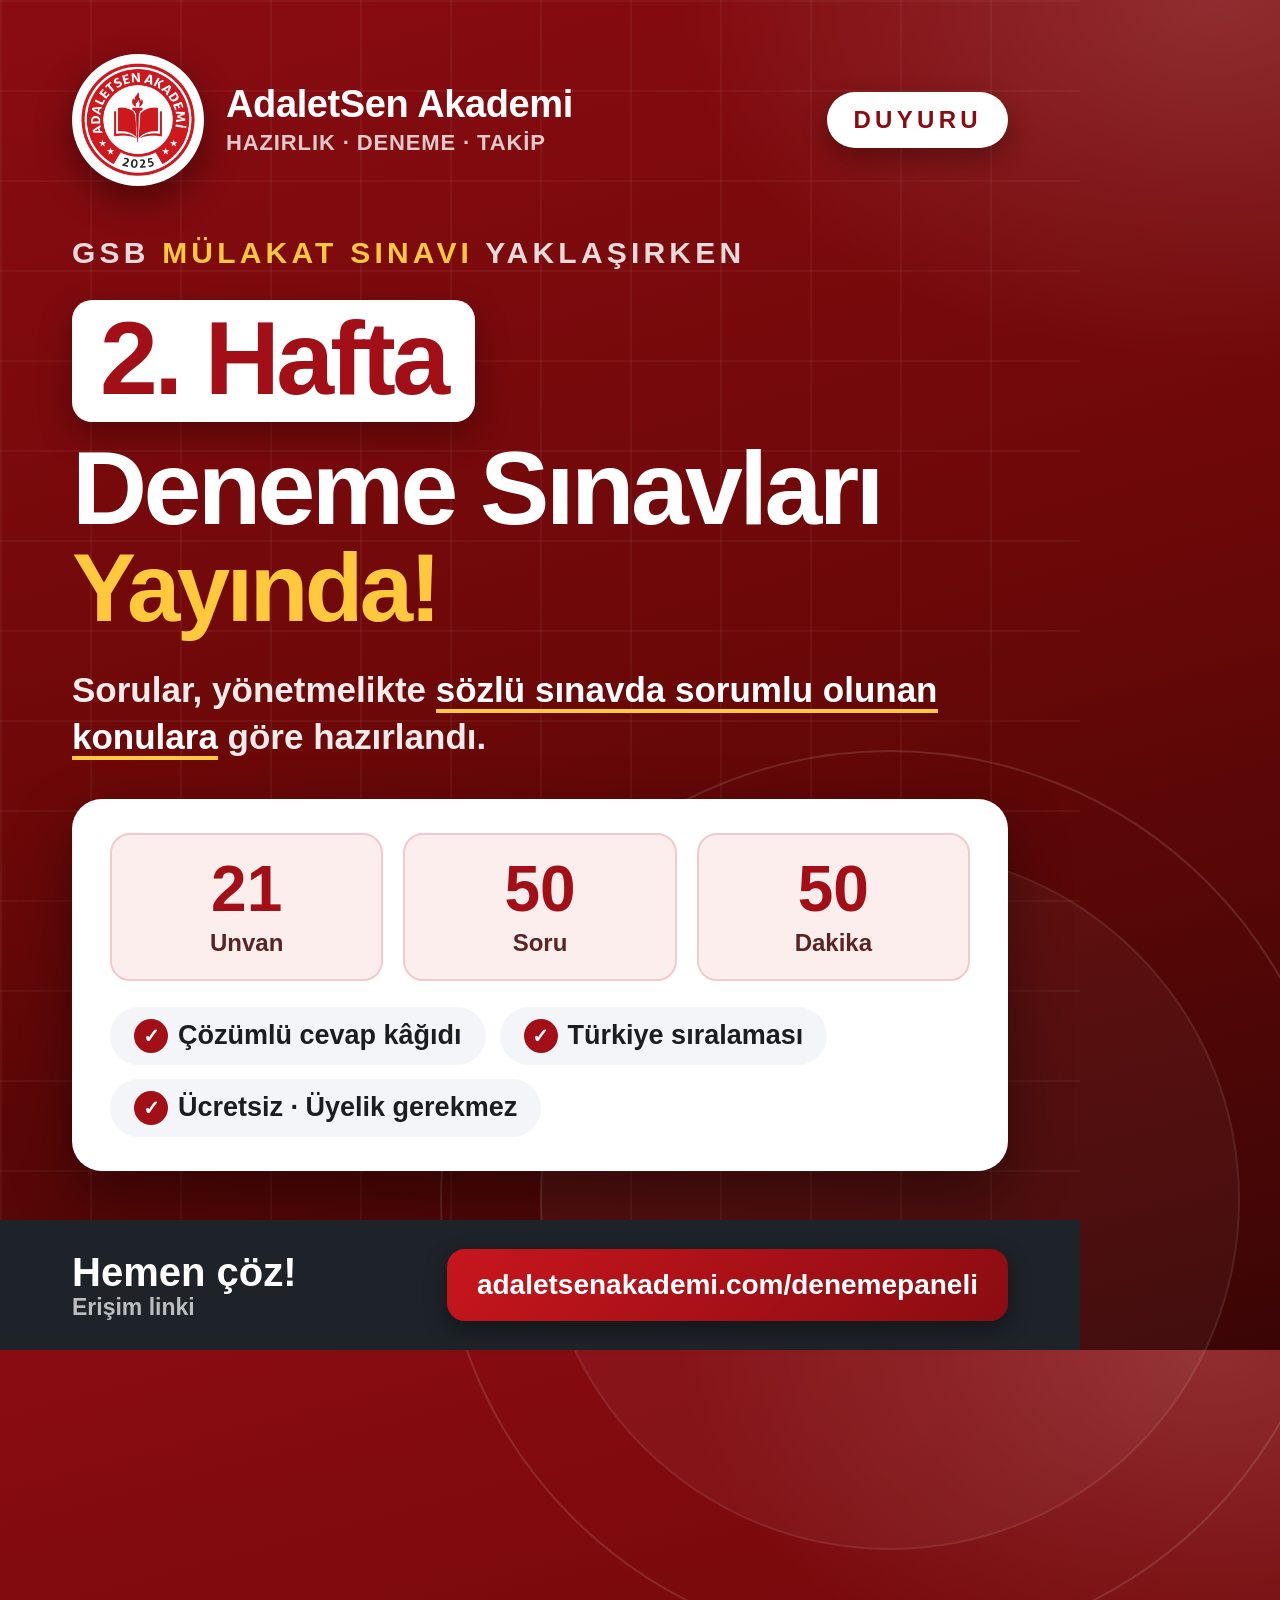
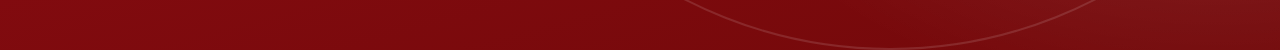
<file: duyuru/gsb_2_hafta_duyuru.html>
<!doctype html><html lang="tr"><head><meta charset="utf-8"><title>GSB 2. Hafta Duyuru</title>
<style>
*{box-sizing:border-box;margin:0;padding:0}
body{width:1080px;height:1350px;font-family:"Inter","Liberation Sans",sans-serif;color:#fff;overflow:hidden;
 background:radial-gradient(900px 600px at 95% 0%,rgba(255,255,255,.14),transparent 60%),linear-gradient(165deg,#8a0c12 0%,#6d0808 48%,#3b0505 100%);position:relative}
body:before{content:"";position:absolute;inset:0;background-image:linear-gradient(rgba(255,255,255,.045) 2px,transparent 2px),linear-gradient(90deg,rgba(255,255,255,.045) 2px,transparent 2px);background-size:90px 90px}
.ring{position:absolute;right:-260px;bottom:-300px;width:900px;height:900px;border-radius:50%;border:2px solid rgba(255,255,255,.12)}
.ring.r2{right:-160px;bottom:-200px;width:700px;height:700px;border-color:rgba(255,255,255,.08);background:rgba(255,255,255,.04)}
.wrap{position:relative;z-index:2;padding:54px 72px 0}
.top{display:flex;align-items:center;justify-content:space-between}
.brand{display:flex;align-items:center;gap:22px}
.logo{width:132px;height:132px;border-radius:50%;background:#fff;padding:6px;box-shadow:0 14px 36px rgba(0,0,0,.4)}
.logo img{width:100%;height:100%;display:block;border-radius:50%}
.bname strong{display:block;font-size:38px;font-weight:800;letter-spacing:-.01em;line-height:1.1}
.bname span{display:block;font-size:22px;font-weight:600;color:rgba(255,255,255,.78);margin-top:4px;letter-spacing:.04em}
.tag{background:#fff;color:#8a0c12;font-weight:900;font-size:24px;letter-spacing:.18em;padding:14px 26px;border-radius:999px;box-shadow:0 10px 26px rgba(0,0,0,.3)}
.kicker{margin-top:50px;font-size:30px;font-weight:700;letter-spacing:.14em;text-transform:uppercase;color:rgba(255,255,255,.85)}
.kicker b{color:#ffc83d}
h1{margin-top:14px;font-size:104px;line-height:1;font-weight:900;letter-spacing:-.035em}
h1 .band{display:inline-block;background:#fff;color:#a30f16;padding:6px 28px 12px;border-radius:20px;margin:16px 0 14px;box-shadow:0 14px 34px rgba(0,0,0,.3)}
h1 .live{display:block;color:#ffc83d;font-size:96px}
.lead{margin-top:30px;font-size:35px;line-height:1.35;font-weight:600;color:rgba(255,255,255,.92);max-width:900px}
.lead b{color:#fff;font-weight:800;border-bottom:4px solid #ffc83d}
.card{margin-top:38px;background:#fff;color:#1c1d1f;border-radius:30px;padding:34px 38px;box-shadow:0 24px 60px rgba(0,0,0,.4)}
.stats{display:grid;grid-template-columns:repeat(3,1fr);gap:20px}
.stat{background:#fdeeee;border:2px solid #f3c9c9;border-radius:20px;text-align:center;padding:22px 10px}
.stat b{display:block;font-size:64px;font-weight:900;color:#a30f16;line-height:1}
.stat span{display:block;margin-top:8px;font-size:24px;font-weight:700;color:#5b2323}
.chips{margin-top:26px;display:flex;flex-wrap:wrap;gap:14px}
.chip{display:flex;align-items:center;gap:10px;font-size:27px;font-weight:700;color:#1c1d1f;background:#f3f5f8;border-radius:999px;padding:12px 24px}
.chip i{font-style:normal;display:grid;place-items:center;width:34px;height:34px;border-radius:50%;background:#a30f16;color:#fff;font-size:20px;font-weight:900}
.foot{position:absolute;z-index:3;left:0;right:0;bottom:0;height:130px;background:#1e2329;display:flex;align-items:center;justify-content:space-between;padding:0 72px}
.foot .l b{display:block;font-size:40px;font-weight:900;line-height:1.1}
.foot .l span{font-size:23px;color:rgba(255,255,255,.7);font-weight:600}
.cta{background:linear-gradient(135deg,#c8161d,#8a0c12);border-radius:18px;padding:20px 30px;font-size:28px;font-weight:800;box-shadow:0 8px 22px rgba(0,0,0,.4)}
</style></head><body>
<div class="ring"></div><div class="ring r2"></div>
<div class="wrap">
 <div class="top">
  <div class="brand"><div class="logo"><img src="[data-uri]" alt=""></div>
   <div class="bname"><strong>AdaletSen Akademi</strong><span>HAZIRLIK · DENEME · TAKİP</span></div></div>
  <div class="tag">DUYURU</div>
 </div>
 <div class="kicker">GSB <b>Mülakat Sınavı</b> Yaklaşırken</div>
 <h1><span class="band">2. Hafta</span><br>Deneme Sınavları<span class="live">Yayında!</span></h1>
 <p class="lead">Sorular, yönetmelikte <b>sözlü sınavda sorumlu olunan konulara</b> göre hazırlandı.</p>
 <div class="card">
  <div class="stats">
   <div class="stat"><b>21</b><span>Unvan</span></div>
   <div class="stat"><b>50</b><span>Soru</span></div>
   <div class="stat"><b>50</b><span>Dakika</span></div>
  </div>
  <div class="chips">
   <div class="chip"><i>✓</i>Çözümlü cevap kâğıdı</div>
   <div class="chip"><i>✓</i>Türkiye sıralaması</div>
   <div class="chip"><i>✓</i>Ücretsiz · Üyelik gerekmez</div>
  </div>
 </div>
</div>
<div class="foot"><div class="l"><b>Hemen çöz!</b><span>Erişim linki</span></div><div class="cta">adaletsenakademi.com/denemepaneli</div></div>
</body></html>
</file>
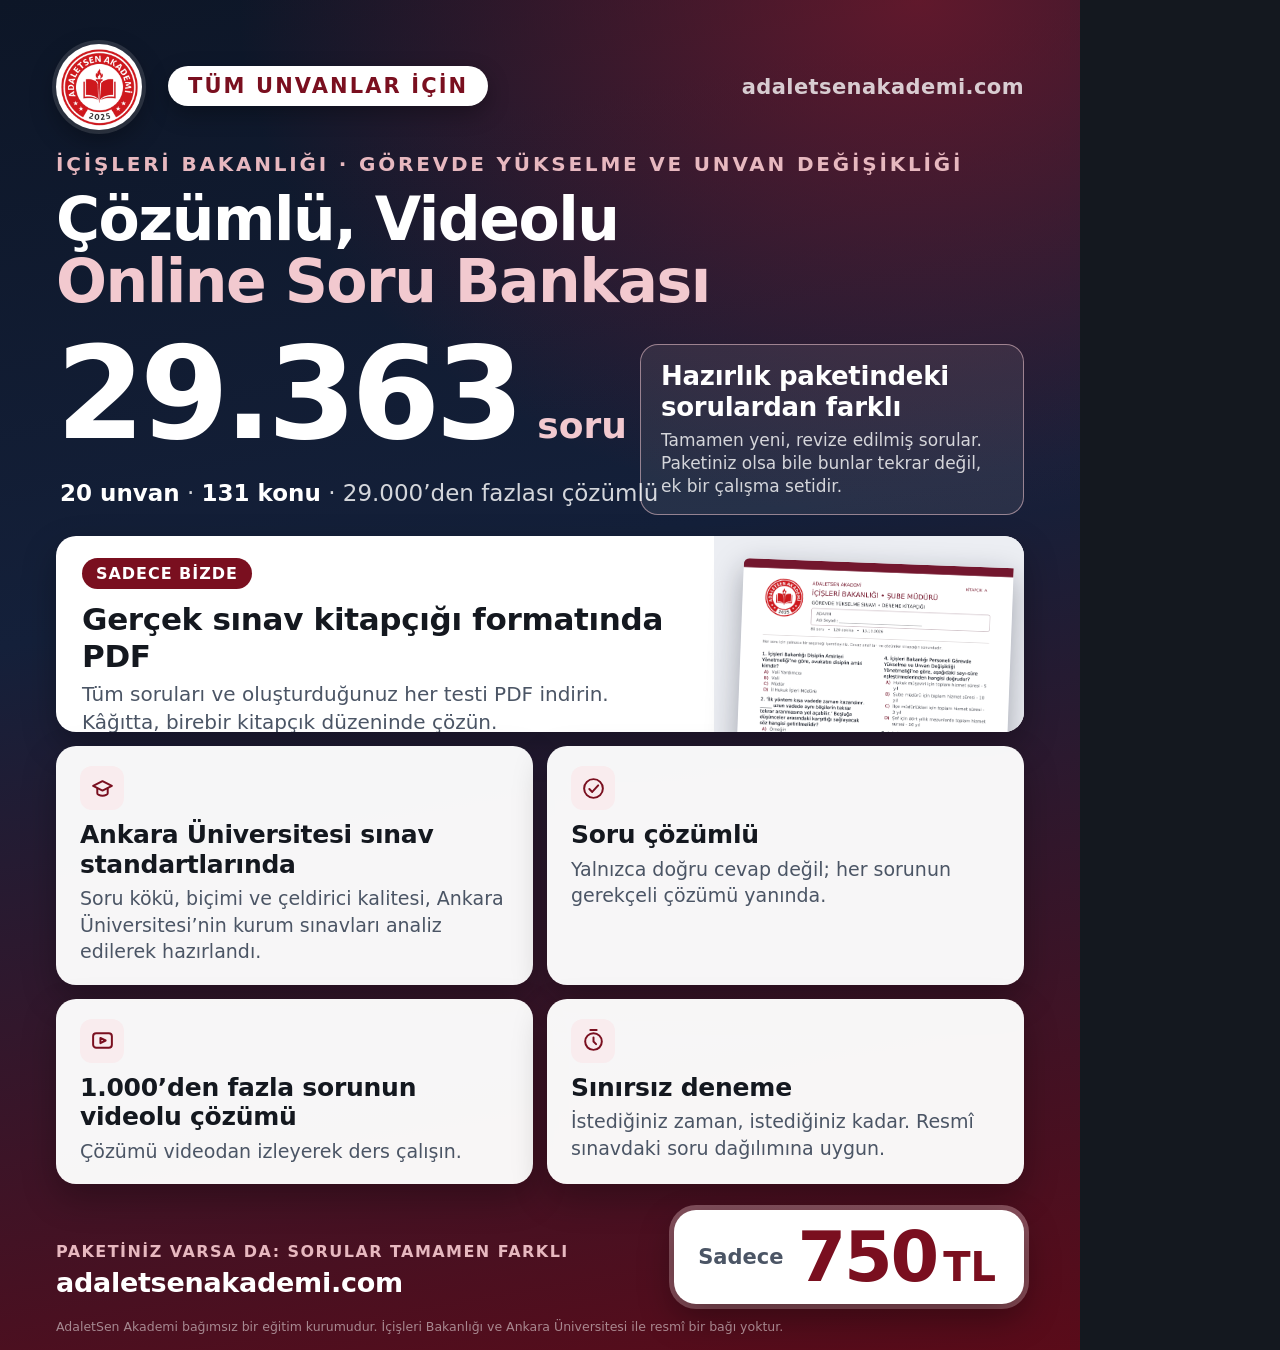
<file: kampanya/gorsel.html>
<!doctype html>
<html lang="tr"><head><meta charset="utf-8"><title>AdaletSen Akademi kampanya görseli</title>
<style>
*{box-sizing:border-box;margin:0;padding:0}
html,body{width:1080px;height:1350px;background:#14181f}
body{font-family:'Inter',system-ui,sans-serif;color:#fff;-webkit-font-smoothing:antialiased}
.art{position:relative;width:1080px;height:1350px;overflow:hidden;
 background:radial-gradient(90% 55% at 85% 0%,rgba(163,24,44,.55) 0%,rgba(163,24,44,0) 70%),linear-gradient(170deg,#0d1627 0%,#14203a 42%,#5a0b19 100%)}
.top{position:absolute;left:56px;right:56px;top:44px;display:flex;align-items:center;justify-content:space-between}
.logo{width:86px;height:86px;border-radius:50%;background:#fff center/94% no-repeat url(logo.png);box-shadow:0 0 0 4px rgba(255,255,255,.12),0 10px 26px rgba(0,0,0,.35)}
.site{font-size:21px;font-weight:600;letter-spacing:.02em;color:rgba(255,255,255,.78)}
.all{position:absolute;left:168px;top:66px;padding:8px 20px;border-radius:99px;background:#fff;color:#7a0f1f;font-size:21px;font-weight:800;letter-spacing:.1em;text-transform:uppercase;box-shadow:0 8px 22px rgba(0,0,0,.3)}
.head{position:absolute;left:56px;right:56px;top:152px}
.eyebrow{font-size:20px;font-weight:700;letter-spacing:.14em;text-transform:uppercase;color:#e7b8bf}
h1{margin-top:12px;font-size:60px;line-height:1.04;font-weight:800;letter-spacing:-.025em}
h1 span{color:#f2c9cf}
.big{position:absolute;left:56px;top:330px;display:flex;align-items:baseline;gap:18px}
.big b{font-size:128px;line-height:1;font-weight:800;letter-spacing:-.04em}
.big span{font-size:36px;font-weight:700;color:#f2c9cf}
.newb{position:absolute;right:56px;top:344px;width:384px;padding:16px 20px;border-radius:18px;border:1.5px solid rgba(242,201,207,.55);background:rgba(255,255,255,.08);text-align:left}
.newb b{display:block;font-size:26px;line-height:1.2;font-weight:800;letter-spacing:-.01em}
.newb span{display:block;margin-top:6px;font-size:17px;line-height:1.35;color:rgba(255,255,255,.8);font-weight:500}
.sub{position:absolute;left:60px;top:480px;font-size:23px;color:rgba(255,255,255,.82);font-weight:500}
.sub b{color:#fff}
.grid{position:absolute;left:56px;right:56px;top:536px;display:grid;grid-template-columns:1fr 1fr;gap:14px}
.card{background:rgba(255,255,255,.96);color:#14181f;border-radius:20px;padding:20px 24px;box-shadow:0 14px 34px rgba(0,0,0,.28)}
.card .ic{width:44px;height:44px;border-radius:12px;background:#f9ecee;color:#7a0f1f;display:grid;place-items:center;margin-bottom:10px}
.card svg{width:25px;height:25px}
.card h3{font-size:25px;line-height:1.18;font-weight:800;letter-spacing:-.01em}
.card p{margin-top:6px;font-size:19px;line-height:1.4;color:#4b5565;font-weight:500}
.wide{grid-column:1/3;display:flex;gap:26px;align-items:stretch;padding:0;overflow:hidden;background:#fff}
.wide{height:196px}.wide .tx{padding:22px 0 20px 26px;flex:1}
.wide .tx .tag{display:inline-block;margin-bottom:12px;padding:6px 14px;border-radius:99px;background:#7a0f1f;color:#fff;font-size:16px;font-weight:700;letter-spacing:.06em;text-transform:uppercase}
.wide h3{font-size:31px}
.wide p{font-size:20px}
.wide .pg{width:310px;flex:none;position:relative;background:#eceef3}
.wide .pg img{position:absolute;left:30px;top:22px;width:270px;border-radius:6px 0 0 0;box-shadow:0 10px 30px rgba(16,24,40,.35);transform:rotate(2.2deg);transform-origin:top left}
.foot{position:absolute;left:56px;right:56px;bottom:46px;display:flex;justify-content:space-between;align-items:flex-end}
.foot .cta{font-size:27px;font-weight:800;letter-spacing:-.01em;padding-bottom:6px}
.foot .cta small{display:block;margin-bottom:6px;font-size:16px;font-weight:600;letter-spacing:.09em;text-transform:uppercase;color:#e7b8bf}
.price{display:flex;align-items:center;gap:14px;padding:12px 28px 12px 24px;border-radius:22px;background:#fff;color:#7a0f1f;box-shadow:0 14px 34px rgba(0,0,0,.35),0 0 0 5px rgba(242,201,207,.35)}
.price small{font-size:21px;font-weight:700;color:#4b5565;line-height:1}
.price b{font-size:70px;line-height:1;font-weight:800;letter-spacing:-.03em}
.price b i{font-style:normal;font-size:40px;margin-left:6px;letter-spacing:0}
.note{position:absolute;left:56px;right:56px;bottom:16px;font-size:12.5px;color:rgba(255,255,255,.5)}
</style></head><body>
<div class="art">
  <div class="top"><span class="logo" role="img" aria-label="AdaletSen Akademi"></span><span class="site">adaletsenakademi.com</span></div>
  <div class="all">Tüm unvanlar için</div>
  <div class="head">
    <div class="eyebrow">İçişleri Bakanlığı · Görevde Yükselme ve Unvan Değişikliği</div>
    <h1>Çözümlü, Videolu<br><span>Online Soru Bankası</span></h1>
  </div>
  <div class="big"><b>29.363</b><span>soru</span></div>
  <div class="newb"><b>Hazırlık paketindeki sorulardan farklı</b><span>Tamamen yeni, revize edilmiş sorular. Paketiniz olsa bile bunlar tekrar değil, ek bir çalışma setidir.</span></div>
  <div class="sub"><b>20 unvan</b> · <b>131 konu</b> · 29.000’den fazlası çözümlü</div>
  <div class="grid">
    <div class="card wide">
      <div class="tx">
        <span class="tag">Sadece bizde</span>
        <h3>Gerçek sınav kitapçığı formatında PDF</h3>
        <p>Tüm soruları ve oluşturduğunuz her testi PDF indirin. Kâğıtta, birebir kitapçık düzeninde çözün.</p>
      </div>
      <div class="pg"><img src="kitapcik-sayfa.png" alt=""></div>
    </div>
    <div class="card"><div class="ic"><svg viewBox="0 0 24 24" fill="none" stroke="currentColor" stroke-width="1.9" stroke-linecap="round" stroke-linejoin="round"><path d="M3 9.5 12 5l9 4.5-9 4.5z"/><path d="M7 12v4.5c0 1.2 2.2 2.5 5 2.5s5-1.3 5-2.5V12"/></svg></div>
      <h3>Ankara Üniversitesi sınav standartlarında</h3><p>Soru kökü, biçimi ve çeldirici kalitesi, Ankara Üniversitesi’nin kurum sınavları analiz edilerek hazırlandı.</p></div>
    <div class="card"><div class="ic"><svg viewBox="0 0 24 24" fill="none" stroke="currentColor" stroke-width="1.9" stroke-linecap="round" stroke-linejoin="round"><circle cx="12" cy="12" r="9"/><path d="m8 12.5 2.8 2.8L16.5 9"/></svg></div>
      <h3>Soru çözümlü</h3><p>Yalnızca doğru cevap değil; her sorunun gerekçeli çözümü yanında.</p></div>
    <div class="card"><div class="ic"><svg viewBox="0 0 24 24" fill="none" stroke="currentColor" stroke-width="1.9" stroke-linecap="round" stroke-linejoin="round"><rect x="3" y="5" width="18" height="14" rx="3"/><path d="m10 9.5 5 2.5-5 2.5z"/></svg></div>
      <h3>1.000’den fazla sorunun videolu çözümü</h3><p>Çözümü videodan izleyerek ders çalışın.</p></div>
    <div class="card"><div class="ic"><svg viewBox="0 0 24 24" fill="none" stroke="currentColor" stroke-width="1.9" stroke-linecap="round" stroke-linejoin="round"><circle cx="12" cy="13" r="8"/><path d="M12 9v4l2.5 2.5"/><path d="M9 2h6"/></svg></div>
      <h3>Sınırsız deneme</h3><p>İstediğiniz zaman, istediğiniz kadar. Resmî sınavdaki soru dağılımına uygun.</p></div>
  </div>
  <div class="foot">
    <div class="cta"><small>Paketiniz varsa da: sorular tamamen farklı</small>adaletsenakademi.com</div>
    <div class="price"><small>Sadece</small><b>750<i>TL</i></b></div>
  </div>
  <div class="note">AdaletSen Akademi bağımsız bir eğitim kurumudur. İçişleri Bakanlığı ve Ankara Üniversitesi ile resmî bir bağı yoktur.</div>
</div>
</body></html>
</file>
